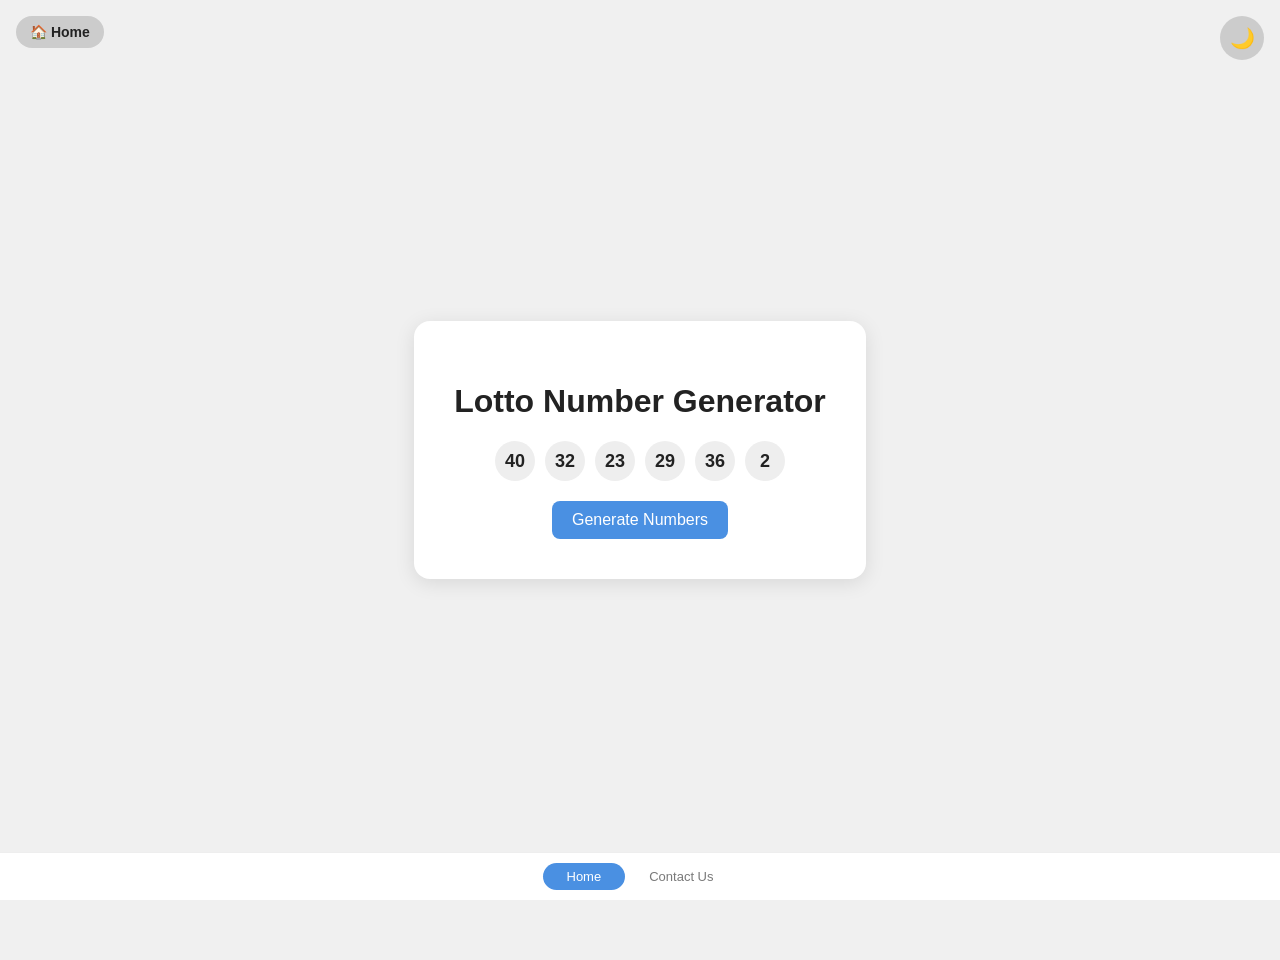
<file: index.html>
<!DOCTYPE html>
<html lang="en">
<head>
    <meta charset="UTF-8">
    <meta name="viewport" content="width=device-width, initial-scale=1.0">
    <title>Lotto Number Generator</title>
    <link rel="stylesheet" href="style.css">
    <style>
        body {
            flex-direction: column;
            padding-bottom: 60px;
        }

        #home-btn {
            position: fixed;
            top: 16px;
            left: 16px;
            background: var(--toggle-bg);
            border: none;
            border-radius: 20px;
            padding: 8px 14px;
            font-size: 14px;
            cursor: pointer;
            color: var(--text-color);
            transition: background-color 0.3s, color 0.3s;
            font-family: sans-serif;
            font-weight: bold;
            text-decoration: none;
            display: flex;
            align-items: center;
            gap: 4px;
            z-index: 100;
        }

        #home-btn:hover {
            background: var(--btn-bg);
            color: #fff;
        }

        .bottom-nav {
            position: fixed;
            bottom: 0;
            left: 0;
            right: 0;
            background: var(--container-bg);
            border-top: 1px solid var(--number-bg);
            display: flex;
            justify-content: center;
            padding: 10px 0;
            transition: background-color 0.3s;
            z-index: 100;
        }

        .bottom-nav a {
            text-decoration: none;
            color: var(--text-color);
            font-size: 13px;
            font-family: sans-serif;
            padding: 6px 24px;
            border-radius: 20px;
            transition: background-color 0.2s, color 0.2s;
            opacity: 0.6;
        }

        .bottom-nav a:hover,
        .bottom-nav a.active {
            background: var(--btn-bg);
            color: #fff;
            opacity: 1;
        }
    </style>
</head>
<body>
    <a href="index.html" id="home-btn">🏠 Home</a>
    <button id="theme-toggle" aria-label="Toggle dark/light mode">🌙</button>
    <div class="container">
        <h1>Lotto Number Generator</h1>
        <div class="lotto-numbers">
            <span class="number"></span>
            <span class="number"></span>
            <span class="number"></span>
            <span class="number"></span>
            <span class="number"></span>
            <span class="number"></span>
        </div>
        <button id="generate-btn">Generate Numbers</button>
    </div>

    <nav class="bottom-nav">
        <a href="index.html" class="active">Home</a>
        <a href="contact.html">Contact Us</a>
    </nav>

    <script src="main.js"></script>
</body>
</html>
</file>
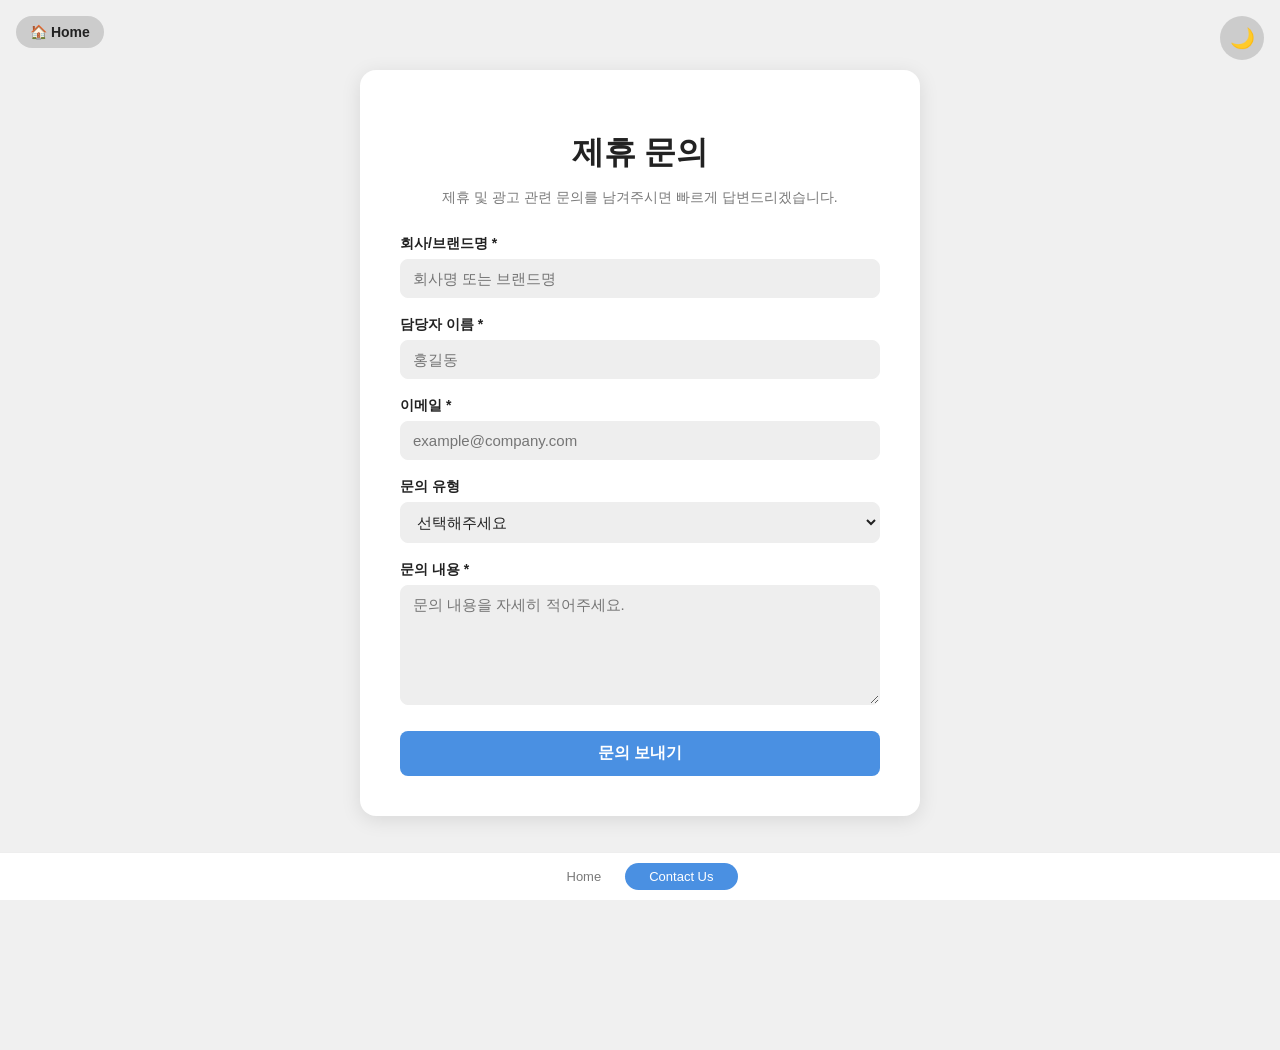
<file: contact.html>
<!DOCTYPE html>
<html lang="ko">
<head>
    <meta charset="UTF-8">
    <meta name="viewport" content="width=device-width, initial-scale=1.0">
    <title>제휴 문의</title>
    <link rel="stylesheet" href="style.css">
    <style>
        body {
            align-items: flex-start;
            padding: 70px 16px 80px;
        }

        #home-btn {
            position: fixed;
            top: 16px;
            left: 16px;
            background: var(--toggle-bg);
            border: none;
            border-radius: 20px;
            padding: 8px 14px;
            font-size: 14px;
            cursor: pointer;
            color: var(--text-color);
            transition: background-color 0.3s, color 0.3s;
            font-family: sans-serif;
            font-weight: bold;
            text-decoration: none;
            display: flex;
            align-items: center;
            gap: 4px;
            z-index: 100;
        }

        #home-btn:hover {
            background: var(--btn-bg);
            color: #fff;
        }

        .container {
            width: 100%;
            max-width: 480px;
            margin: 0 auto;
        }

        h1 {
            margin-bottom: 8px;
        }

        .subtitle {
            font-size: 14px;
            color: var(--text-color);
            opacity: 0.6;
            margin-bottom: 28px;
        }

        .form-group {
            text-align: left;
            margin-bottom: 18px;
        }

        label {
            display: block;
            font-size: 14px;
            font-weight: bold;
            margin-bottom: 6px;
        }

        input, textarea, select {
            width: 100%;
            padding: 10px 12px;
            border: 1px solid var(--number-bg);
            border-radius: 8px;
            font-size: 15px;
            background-color: var(--number-bg);
            color: var(--text-color);
            box-sizing: border-box;
            transition: border-color 0.2s, background-color 0.3s, color 0.3s;
            outline: none;
            font-family: sans-serif;
        }

        input:focus, textarea:focus, select:focus {
            border-color: var(--btn-bg);
        }

        textarea {
            height: 120px;
            resize: vertical;
        }

        .submit-btn {
            width: 100%;
            padding: 12px;
            font-size: 16px;
            font-weight: bold;
            cursor: pointer;
            background-color: var(--btn-bg);
            color: var(--btn-color);
            border: none;
            border-radius: 8px;
            transition: background-color 0.3s;
            margin-top: 4px;
        }

        .submit-btn:hover {
            background-color: var(--btn-hover);
        }

        .success-msg {
            display: none;
            text-align: center;
            padding: 40px 20px;
        }

        .success-msg .check-icon {
            font-size: 52px;
            margin-bottom: 16px;
        }

        .success-msg h2 {
            margin-bottom: 8px;
            font-size: 20px;
        }

        .success-msg p {
            font-size: 14px;
            opacity: 0.6;
            margin-bottom: 28px;
        }

        .home-btn-large {
            display: inline-block;
            padding: 12px 32px;
            font-size: 15px;
            font-weight: bold;
            cursor: pointer;
            background-color: var(--btn-bg);
            color: var(--btn-color);
            border: none;
            border-radius: 8px;
            transition: background-color 0.3s;
            text-decoration: none;
        }

        .home-btn-large:hover {
            background-color: var(--btn-hover);
        }

        .bottom-nav {
            position: fixed;
            bottom: 0;
            left: 0;
            right: 0;
            background: var(--container-bg);
            border-top: 1px solid var(--number-bg);
            display: flex;
            justify-content: center;
            padding: 10px 0;
            transition: background-color 0.3s;
            z-index: 100;
        }

        .bottom-nav a {
            text-decoration: none;
            color: var(--text-color);
            font-size: 13px;
            font-family: sans-serif;
            padding: 6px 24px;
            border-radius: 20px;
            transition: background-color 0.2s, color 0.2s;
            opacity: 0.6;
        }

        .bottom-nav a:hover,
        .bottom-nav a.active {
            background: var(--btn-bg);
            color: #fff;
            opacity: 1;
        }
    </style>
</head>
<body>
    <a href="index.html" id="home-btn">🏠 Home</a>
    <button id="theme-toggle" aria-label="Toggle dark/light mode">🌙</button>

    <div class="container">
        <h1>제휴 문의</h1>
        <p class="subtitle">제휴 및 광고 관련 문의를 남겨주시면 빠르게 답변드리겠습니다.</p>

        <form id="contact-form" action="https://formspree.io/f/mlgpgnan" method="POST">
            <div class="form-group">
                <label for="company">회사/브랜드명 *</label>
                <input type="text" id="company" name="company" placeholder="회사명 또는 브랜드명" required>
            </div>
            <div class="form-group">
                <label for="name">담당자 이름 *</label>
                <input type="text" id="name" name="name" placeholder="홍길동" required>
            </div>
            <div class="form-group">
                <label for="email">이메일 *</label>
                <input type="email" id="email" name="email" placeholder="example@company.com" required>
            </div>
            <div class="form-group">
                <label for="type">문의 유형</label>
                <select id="type" name="type">
                    <option value="">선택해주세요</option>
                    <option value="광고">광고 제휴</option>
                    <option value="콘텐츠">콘텐츠 협업</option>
                    <option value="기타">기타</option>
                </select>
            </div>
            <div class="form-group">
                <label for="message">문의 내용 *</label>
                <textarea id="message" name="message" placeholder="문의 내용을 자세히 적어주세요." required></textarea>
            </div>
            <button type="submit" class="submit-btn">문의 보내기</button>
        </form>

        <div class="success-msg" id="success-msg">
            <div class="check-icon">✅</div>
            <h2>문의가 접수되었습니다!</h2>
            <p>빠른 시일 내에 연락드리겠습니다.</p>
            <a href="index.html" class="home-btn-large">🏠 홈으로 돌아가기</a>
        </div>
    </div>

    <nav class="bottom-nav">
        <a href="index.html">Home</a>
        <a href="contact.html" class="active">Contact Us</a>
    </nav>

    <script>
        const toggle = document.getElementById('theme-toggle');
        if (localStorage.getItem('theme') === 'dark') {
            document.body.classList.add('dark');
            toggle.textContent = '☀️';
        }
        toggle.addEventListener('click', () => {
            document.body.classList.toggle('dark');
            const isDark = document.body.classList.contains('dark');
            toggle.textContent = isDark ? '☀️' : '🌙';
            localStorage.setItem('theme', isDark ? 'dark' : 'light');
        });

        const form = document.getElementById('contact-form');
        form.addEventListener('submit', async (e) => {
            e.preventDefault();
            const btn = form.querySelector('.submit-btn');
            btn.disabled = true;
            btn.textContent = '전송 중...';

            const res = await fetch(form.action, {
                method: 'POST',
                body: new FormData(form),
                headers: { 'Accept': 'application/json' }
            });

            if (res.ok) {
                form.style.display = 'none';
                document.getElementById('success-msg').style.display = 'block';
            } else {
                btn.disabled = false;
                btn.textContent = '문의 보내기';
                alert('전송 중 오류가 발생했습니다. 다시 시도해주세요.');
            }
        });
    </script>
</body>
</html>
</file>
<file: style.css>
:root {
    --bg-color: #f0f0f0;
    --container-bg: #ffffff;
    --text-color: #222222;
    --number-bg: #eeeeee;
    --number-color: #222222;
    --btn-bg: #4a90e2;
    --btn-color: #ffffff;
    --btn-hover: #357abd;
    --toggle-bg: #cccccc;
}

body.dark {
    --bg-color: #1a1a2e;
    --container-bg: #16213e;
    --text-color: #e0e0e0;
    --number-bg: #0f3460;
    --number-color: #e0e0e0;
    --btn-bg: #e94560;
    --btn-color: #ffffff;
    --btn-hover: #c73652;
    --toggle-bg: #444;
}

body {
    font-family: sans-serif;
    display: flex;
    justify-content: center;
    align-items: center;
    min-height: 100vh;
    background-color: var(--bg-color);
    color: var(--text-color);
    transition: background-color 0.3s, color 0.3s;
    margin: 0;
}

.container {
    text-align: center;
    background-color: var(--container-bg);
    padding: 40px;
    border-radius: 16px;
    box-shadow: 0 4px 20px rgba(0,0,0,0.1);
    transition: background-color 0.3s;
}

.lotto-numbers {
    display: flex;
    margin-bottom: 20px;
    justify-content: center;
}

.number {
    display: inline-block;
    width: 40px;
    height: 40px;
    border-radius: 50%;
    background-color: var(--number-bg);
    color: var(--number-color);
    margin: 0 5px;
    line-height: 40px;
    text-align: center;
    font-size: 18px;
    font-weight: bold;
    transition: background-color 0.3s, color 0.3s;
}

#generate-btn {
    padding: 10px 20px;
    font-size: 16px;
    cursor: pointer;
    background-color: var(--btn-bg);
    color: var(--btn-color);
    border: none;
    border-radius: 8px;
    transition: background-color 0.3s;
}

#generate-btn:hover {
    background-color: var(--btn-hover);
}

#theme-toggle {
    position: fixed;
    top: 16px;
    right: 16px;
    background: var(--toggle-bg);
    border: none;
    border-radius: 50%;
    width: 44px;
    height: 44px;
    font-size: 20px;
    cursor: pointer;
    transition: background-color 0.3s;
    display: flex;
    align-items: center;
    justify-content: center;
    z-index: 100;
}
</file>
